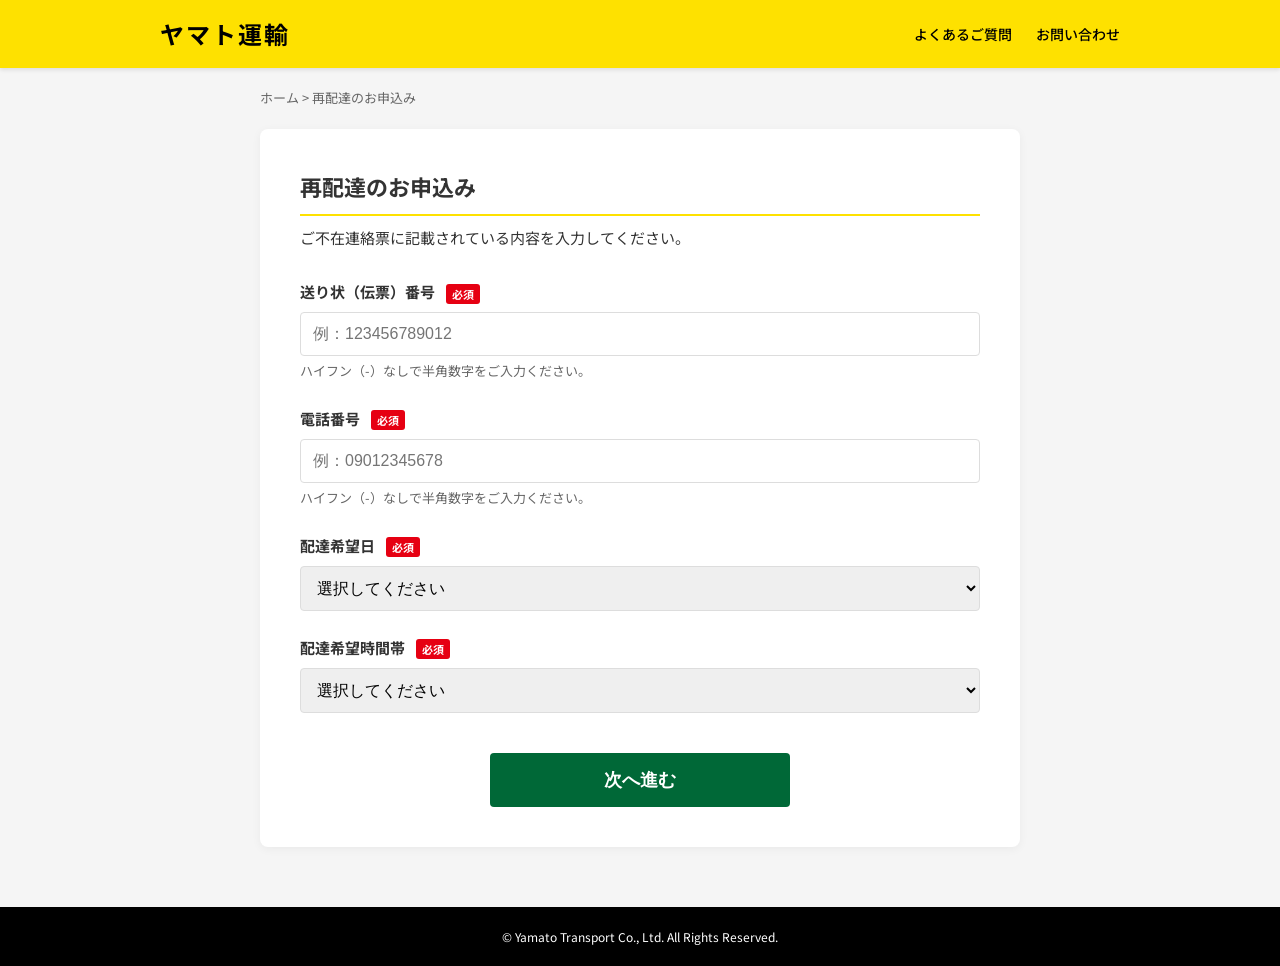
<file: fake_booking_site/index.html>
<!DOCTYPE html>
<html lang="ja">
<head>
    <meta charset="UTF-8">
    <meta name="viewport" content="width=device-width, initial-scale=1.0">
    <title>再配達受付 - ヤマト運輸</title>
    <link rel="stylesheet" href="style.css">
    <link href="https://fonts.googleapis.com/css2?family=Noto+Sans+JP:wght@400;500;700&display=swap" rel="stylesheet">
</head>
<body>
    <header class="site-header">
        <div class="header-container">
            <div class="logo">ヤマト運輸</div>
            <div class="header-links">
                <a href="#">よくあるご質問</a>
                <a href="#">お問い合わせ</a>
            </div>
        </div>
    </header>

    <main class="main-content">
        <div class="breadcrumb">
            ホーム > 再配達のお申込み
        </div>

        <div class="form-container" id="booking-form-container">
            <h1 class="page-title">再配達のお申込み</h1>
            <p class="instruction">ご不在連絡票に記載されている内容を入力してください。</p>

            <form id="redelivery-form">
                <div class="form-group">
                    <label for="tracking-number">送り状（伝票）番号 <span class="required">必須</span></label>
                    <input type="text" id="tracking-number" name="tracking-number" placeholder="例：123456789012" required>
                    <small>ハイフン（-）なしで半角数字をご入力ください。</small>
                </div>

                <div class="form-group">
                    <label for="phone-number">電話番号 <span class="required">必須</span></label>
                    <input type="tel" id="phone-number" name="phone-number" placeholder="例：09012345678" required>
                    <small>ハイフン（-）なしで半角数字をご入力ください。</small>
                </div>

                <div class="form-group">
                    <label for="desired-date">配達希望日 <span class="required">必須</span></label>
                    <select id="desired-date" name="desired-date" required>
                        <option value="" disabled selected>選択してください</option>
                        <option value="today">本日</option>
                        <option value="tomorrow">明日</option>
                        <option value="day-after-tomorrow">明後日</option>
                    </select>
                </div>

                <div class="form-group">
                    <label for="desired-time">配達希望時間帯 <span class="required">必須</span></label>
                    <select id="desired-time" name="desired-time" required>
                        <option value="" disabled selected>選択してください</option>
                        <option value="午前中">午前中</option>
                        <option value="14:00-16:00">14:00 ～ 16:00</option>
                        <option value="16:00-18:00">16:00 ～ 18:00</option>
                        <option value="18:00-20:00">18:00 ～ 20:00</option>
                        <option value="19:00-21:00">19:00 ～ 21:00</option>
                    </select>
                </div>

                <div class="button-group">
                    <button type="submit" class="btn-submit">次へ進む</button>
                </div>
            </form>
        </div>

        <div class="success-container hidden" id="success-container">
            <div class="success-icon">✓</div>
            <h2 class="success-title">再配達の受付が完了しました</h2>
            <p class="success-message">
                ご指定の日時に配達いたします。<br>
                受付番号：<span class="receipt-number" id="receipt-number"></span>
            </p>
            <div class="summary-box">
                <div class="summary-row">
                    <span class="summary-label">送り状（伝票）番号:</span>
                    <span class="summary-value" id="summary-tracking"></span>
                </div>
                <div class="summary-row">
                    <span class="summary-label">配達希望日時:</span>
                    <span class="summary-value" id="summary-time"></span>
                </div>
            </div>
            <div class="button-group">
                <button class="btn-secondary" onclick="location.reload()">トップページへ戻る</button>
            </div>
        </div>
    </main>

    <footer class="site-footer">
        <div class="footer-container">
            <p>&copy; Yamato Transport Co., Ltd. All Rights Reserved.</p>
        </div>
    </footer>

    <script src="script.js"></script>
</body>
</html>
</file>
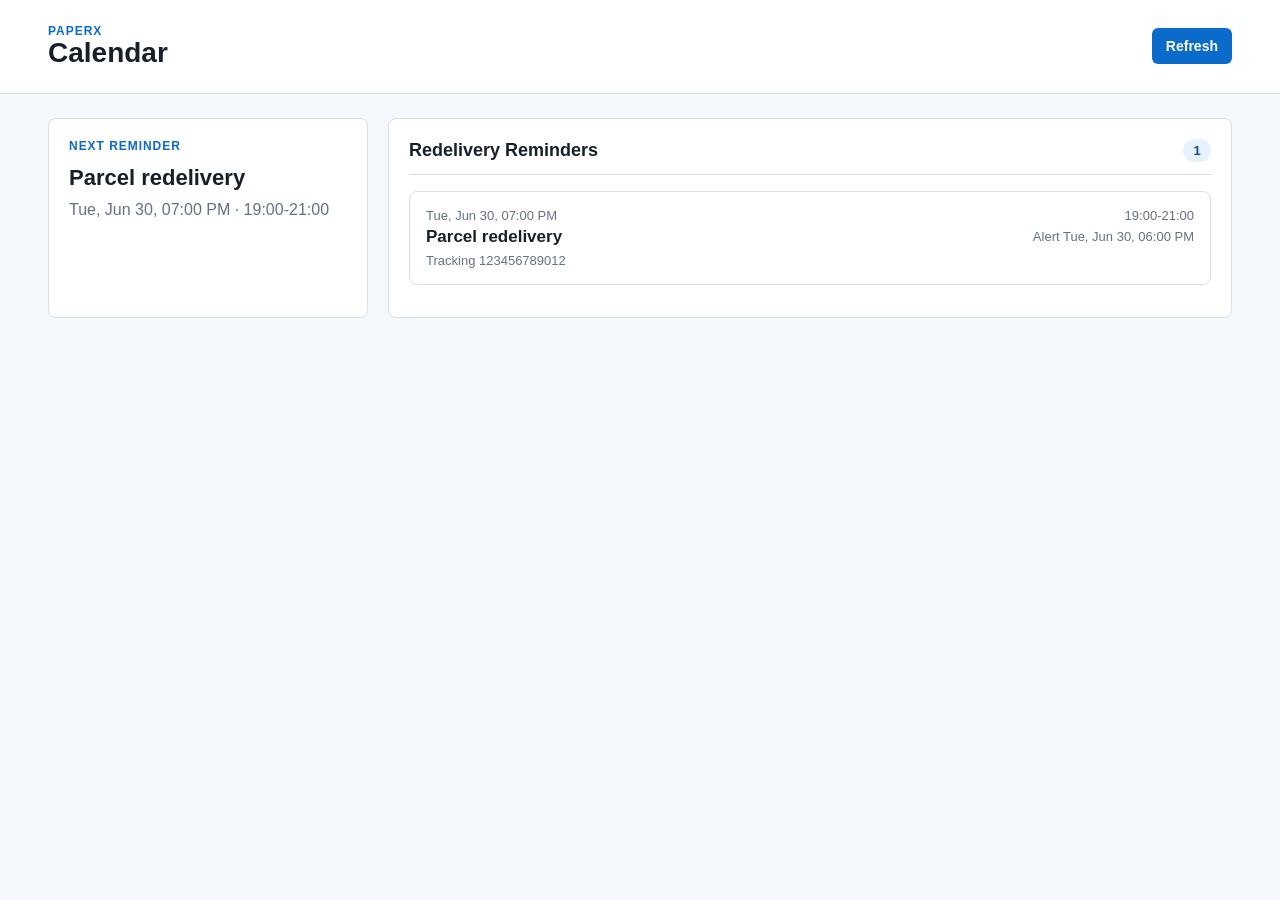
<file: fake_calendar_app/index.html>
<!DOCTYPE html>
<html lang="en">
<head>
    <meta charset="UTF-8">
    <meta name="viewport" content="width=device-width, initial-scale=1.0">
    <title>PaperX Calendar</title>
    <link rel="stylesheet" href="style.css">
</head>
<body>
    <header class="app-header">
        <div>
            <p class="eyebrow">PaperX</p>
            <h1>Calendar</h1>
        </div>
        <button id="refresh-button" type="button">Refresh</button>
    </header>

    <main class="calendar-shell">
        <section class="today-panel">
            <p class="eyebrow">Next Reminder</p>
            <h2 id="next-title">No reminders yet</h2>
            <p id="next-time"></p>
        </section>

        <section class="reminder-list" aria-label="Calendar reminders">
            <div class="list-header">
                <h2>Redelivery Reminders</h2>
                <span id="count-label">0</span>
            </div>
            <div id="reminders"></div>
        </section>
    </main>

    <script src="script.js"></script>
</body>
</html>
</file>
<file: fake_booking_site/style.css>
:root {
    --primary-color: #000000;
    --secondary-color: #FEE100;
    --button-color: #006837; /* Yamato Green */
    --button-hover: #008a49;
    --text-color: #333333;
    --bg-color: #F5F5F5;
    --white: #FFFFFF;
    --border-color: #DDDDDD;
    --error-color: #E60012;
}

* {
    box-sizing: border-box;
    margin: 0;
    padding: 0;
}

body {
    font-family: 'Noto Sans JP', sans-serif;
    background-color: var(--bg-color);
    color: var(--text-color);
    line-height: 1.6;
}

.site-header {
    background-color: var(--secondary-color);
    padding: 15px 0;
    box-shadow: 0 2px 4px rgba(0,0,0,0.1);
}

.header-container {
    max-width: 1000px;
    margin: 0 auto;
    padding: 0 20px;
    display: flex;
    justify-content: space-between;
    align-items: center;
}

.logo {
    font-size: 24px;
    font-weight: 700;
    color: var(--primary-color);
    letter-spacing: 2px;
}

.header-links a {
    color: var(--primary-color);
    text-decoration: none;
    margin-left: 20px;
    font-size: 14px;
    font-weight: 500;
}

.header-links a:hover {
    text-decoration: underline;
}

.main-content {
    max-width: 800px;
    margin: 20px auto 60px;
    padding: 0 20px;
}

.breadcrumb {
    font-size: 13px;
    color: #666;
    margin-bottom: 20px;
}

.form-container, .success-container {
    background-color: var(--white);
    padding: 40px;
    border-radius: 8px;
    box-shadow: 0 2px 10px rgba(0,0,0,0.05);
}

.page-title {
    font-size: 22px;
    font-weight: 700;
    margin-bottom: 10px;
    border-bottom: 2px solid var(--secondary-color);
    padding-bottom: 10px;
}

.instruction {
    font-size: 15px;
    margin-bottom: 30px;
}

.form-group {
    margin-bottom: 25px;
}

.form-group label {
    display: block;
    font-weight: 700;
    margin-bottom: 8px;
    font-size: 15px;
}

.required {
    background-color: var(--error-color);
    color: var(--white);
    font-size: 11px;
    padding: 2px 6px;
    border-radius: 3px;
    margin-left: 8px;
    vertical-align: middle;
}

.form-group input, .form-group select {
    width: 100%;
    padding: 12px;
    border: 1px solid var(--border-color);
    border-radius: 4px;
    font-size: 16px;
    transition: border-color 0.2s;
}

.form-group input:focus, .form-group select:focus {
    outline: none;
    border-color: var(--primary-color);
}

.form-group small {
    display: block;
    color: #666;
    font-size: 13px;
    margin-top: 5px;
}

.button-group {
    margin-top: 40px;
    text-align: center;
}

.btn-submit {
    background-color: var(--button-color);
    color: var(--white);
    border: none;
    padding: 15px 60px;
    font-size: 18px;
    font-weight: 700;
    border-radius: 4px;
    cursor: pointer;
    transition: background-color 0.2s;
    width: 100%;
    max-width: 300px;
}

.btn-submit:hover {
    background-color: var(--button-hover);
}

.btn-secondary {
    background-color: #666;
    color: var(--white);
    border: none;
    padding: 15px 40px;
    font-size: 16px;
    font-weight: 500;
    border-radius: 4px;
    cursor: pointer;
    transition: background-color 0.2s;
}

.btn-secondary:hover {
    background-color: #444;
}

.hidden {
    display: none;
}

.success-container {
    text-align: center;
    padding: 50px 40px;
}

.success-icon {
    width: 60px;
    height: 60px;
    background-color: var(--button-color);
    color: var(--white);
    border-radius: 50%;
    display: flex;
    align-items: center;
    justify-content: center;
    font-size: 30px;
    margin: 0 auto 20px;
}

.success-title {
    font-size: 24px;
    color: var(--button-color);
    margin-bottom: 20px;
}

.success-message {
    font-size: 16px;
    margin-bottom: 30px;
}

.summary-box {
    background-color: #f9f9f9;
    border: 1px solid var(--border-color);
    padding: 20px;
    border-radius: 4px;
    text-align: left;
    margin-bottom: 30px;
    max-width: 400px;
    margin-left: auto;
    margin-right: auto;
}

.summary-row {
    margin-bottom: 10px;
}

.summary-row:last-child {
    margin-bottom: 0;
}

.summary-label {
    font-weight: 700;
    display: inline-block;
    width: 150px;
}

.site-footer {
    background-color: var(--primary-color);
    color: var(--white);
    text-align: center;
    padding: 20px 0;
    margin-top: auto;
}

.footer-container p {
    font-size: 12px;
}

@media (max-width: 600px) {
    .form-container, .success-container {
        padding: 20px;
    }
    
    .btn-submit {
        width: 100%;
        max-width: none;
    }
}
</file>
<file: fake_calendar_app/style.css>
:root {
    --ink: #17202a;
    --muted: #667085;
    --line: #d9dee7;
    --panel: #ffffff;
    --surface: #f4f7fb;
    --accent: #0b6bcb;
    --accent-dark: #084c91;
}

* {
    box-sizing: border-box;
}

body {
    margin: 0;
    min-height: 100vh;
    font-family: -apple-system, BlinkMacSystemFont, "Segoe UI", sans-serif;
    background: var(--surface);
    color: var(--ink);
}

.app-header {
    display: flex;
    justify-content: space-between;
    align-items: center;
    gap: 16px;
    padding: 24px clamp(16px, 4vw, 48px);
    background: var(--panel);
    border-bottom: 1px solid var(--line);
}

h1,
h2,
h3,
p {
    margin: 0;
}

h1 {
    font-size: 28px;
    line-height: 1.1;
}

.eyebrow {
    color: var(--accent);
    font-size: 12px;
    font-weight: 700;
    letter-spacing: 0.08em;
    text-transform: uppercase;
}

button {
    border: 0;
    border-radius: 6px;
    background: var(--accent);
    color: #ffffff;
    cursor: pointer;
    font-size: 14px;
    font-weight: 700;
    padding: 10px 14px;
}

button:hover {
    background: var(--accent-dark);
}

.calendar-shell {
    display: grid;
    grid-template-columns: minmax(220px, 320px) 1fr;
    gap: 20px;
    padding: 24px clamp(16px, 4vw, 48px);
}

.today-panel,
.reminder-list {
    background: var(--panel);
    border: 1px solid var(--line);
    border-radius: 8px;
    padding: 20px;
}

.today-panel {
    min-height: 180px;
}

.today-panel h2 {
    font-size: 22px;
    line-height: 1.2;
    margin-top: 12px;
}

#next-time {
    color: var(--muted);
    margin-top: 10px;
}

.list-header {
    align-items: center;
    border-bottom: 1px solid var(--line);
    display: flex;
    justify-content: space-between;
    margin-bottom: 16px;
    padding-bottom: 12px;
}

.list-header h2 {
    font-size: 18px;
}

#count-label {
    background: #e8f2ff;
    border-radius: 999px;
    color: var(--accent-dark);
    font-size: 13px;
    font-weight: 700;
    min-width: 28px;
    padding: 4px 8px;
    text-align: center;
}

.reminder-card {
    align-items: flex-start;
    border: 1px solid var(--line);
    border-radius: 8px;
    display: flex;
    gap: 16px;
    justify-content: space-between;
    margin-bottom: 12px;
    padding: 16px;
}

.reminder-card h3 {
    font-size: 17px;
    margin-top: 4px;
}

.reminder-date,
.tracking,
.reminder-meta {
    color: var(--muted);
    font-size: 13px;
}

.tracking {
    margin-top: 6px;
}

.reminder-meta {
    display: grid;
    gap: 6px;
    min-width: 160px;
    text-align: right;
}

.empty-state {
    color: var(--muted);
    padding: 24px 0;
}

@media (max-width: 760px) {
    .app-header {
        align-items: flex-start;
        flex-direction: column;
    }

    .calendar-shell {
        grid-template-columns: 1fr;
    }

    .reminder-card {
        flex-direction: column;
    }

    .reminder-meta {
        text-align: left;
    }
}
</file>
